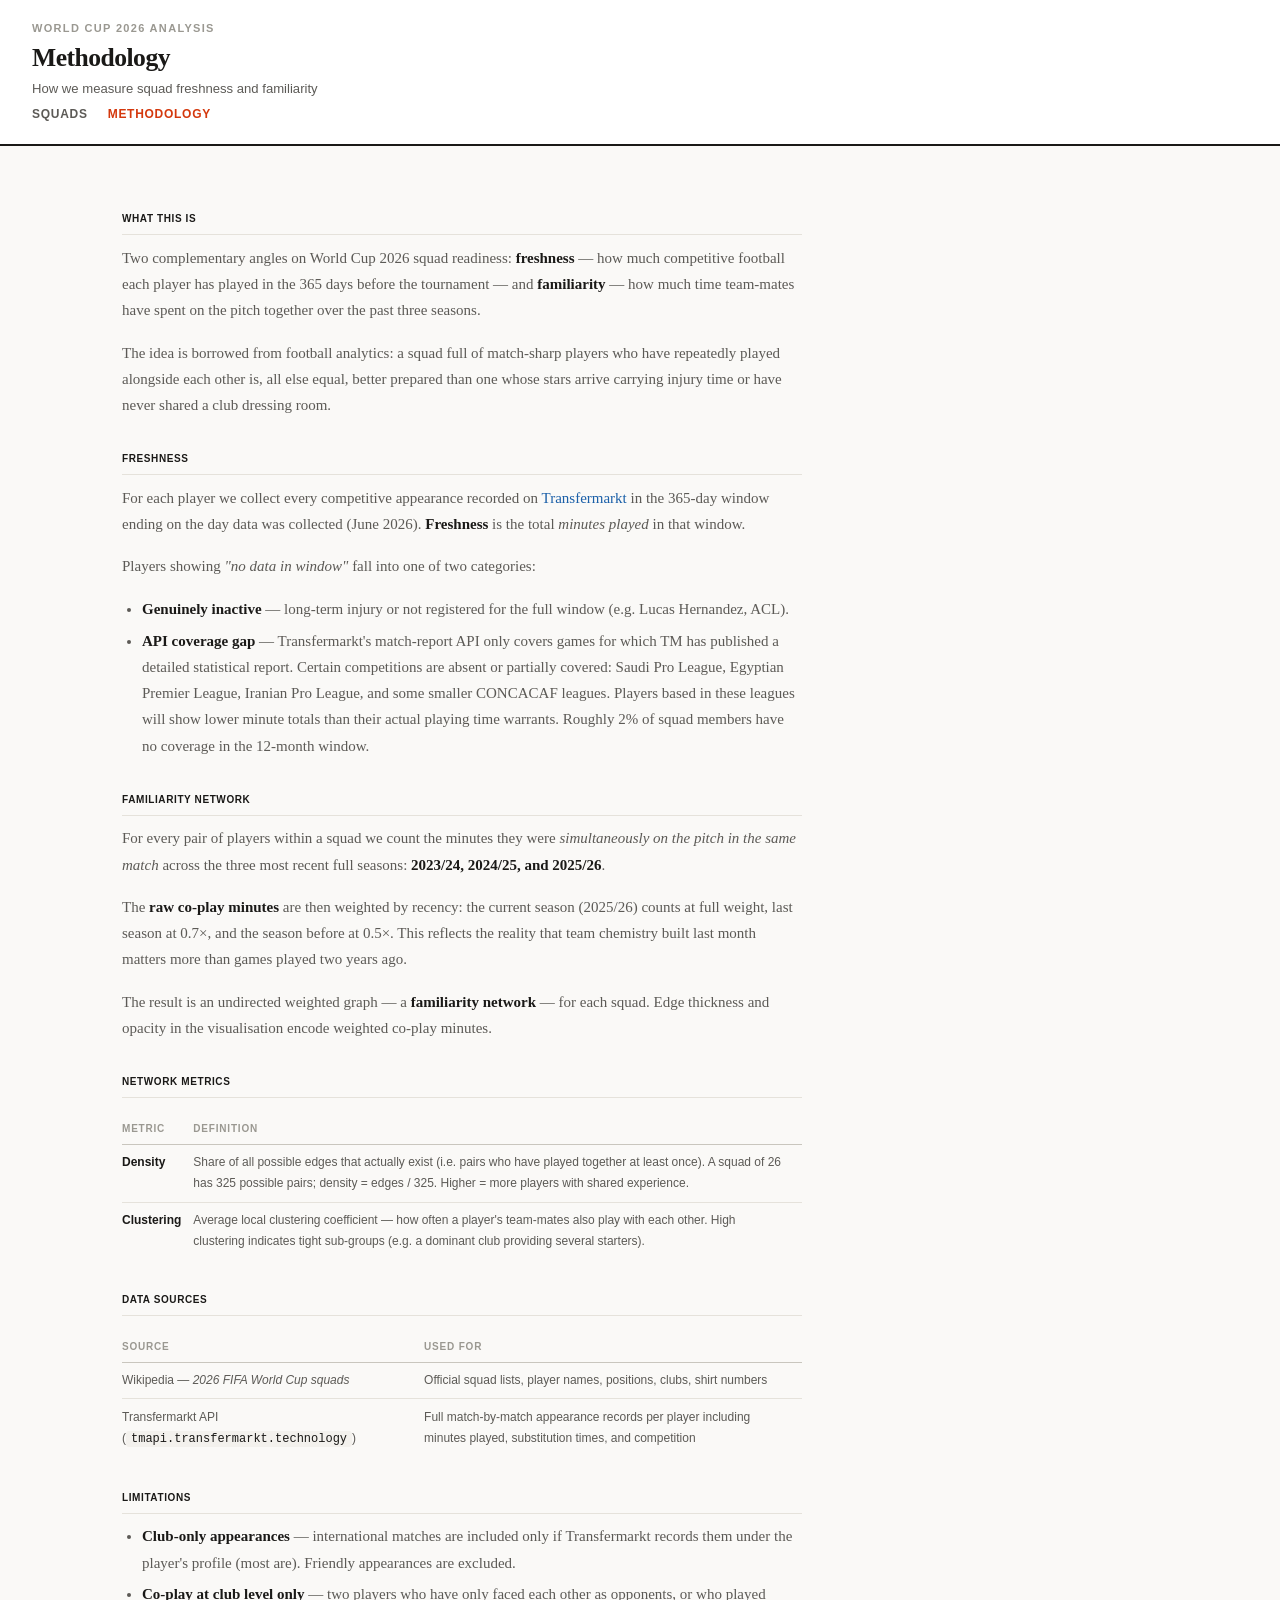
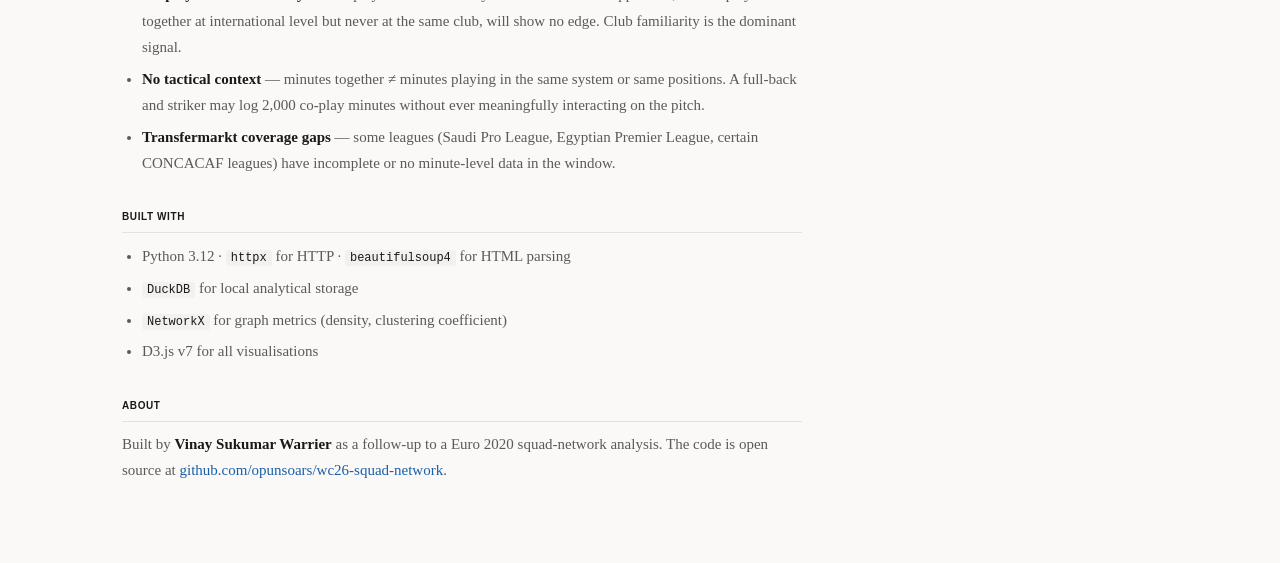
<file: site/about.html>
<!DOCTYPE html>
<html lang="en">
<head>
  <meta charset="UTF-8" />
  <meta name="viewport" content="width=device-width, initial-scale=1.0" />
  <title>Methodology — WC26 Squad Networks</title>
  <link rel="stylesheet" href="css/style.css" />
</head>
<body>
  <header>
    <div class="site-wordmark">World Cup 2026 Analysis</div>
    <h1>Methodology</h1>
    <p>How we measure squad freshness and familiarity</p>
    <nav>
      <a href="index.html">Squads</a>
      <a href="about.html" class="active">Methodology</a>
    </nav>
  </header>
  <main>
    <div class="prose">

      <h2>What this is</h2>
      <p>
        Two complementary angles on World Cup 2026 squad readiness: <strong>freshness</strong>
        — how much competitive football each player has played in the 365 days before the tournament —
        and <strong>familiarity</strong> — how much time team-mates have spent on the pitch together
        over the past three seasons.
      </p>
      <p>
        The idea is borrowed from football analytics: a squad full of match-sharp players who have
        repeatedly played alongside each other is, all else equal, better prepared than one whose
        stars arrive carrying injury time or have never shared a club dressing room.
      </p>

      <h2>Freshness</h2>
      <p>
        For each player we collect every competitive appearance recorded on
        <a href="https://www.transfermarkt.com" target="_blank">Transfermarkt</a> in the
        365-day window ending on the day data was collected (June 2026).
        <strong>Freshness</strong> is the total <em>minutes played</em> in that window.
      </p>
      <p>Players showing <em>"no data in window"</em> fall into one of two categories:</p>
      <ul>
        <li><strong>Genuinely inactive</strong> — long-term injury or not registered for the full
            window (e.g. Lucas Hernandez, ACL).</li>
        <li><strong>API coverage gap</strong> — Transfermarkt's match-report API only covers games
            for which TM has published a detailed statistical report. Certain competitions are
            absent or partially covered: Saudi Pro League, Egyptian Premier League, Iranian Pro
            League, and some smaller CONCACAF leagues. Players based in these leagues will show
            lower minute totals than their actual playing time warrants. Roughly 2% of squad
            members have no coverage in the 12-month window.</li>
      </ul>

      <h2>Familiarity network</h2>
      <p>
        For every pair of players within a squad we count the minutes they were
        <em>simultaneously on the pitch in the same match</em> across the three most recent
        full seasons: <strong>2023/24, 2024/25, and 2025/26</strong>.
      </p>
      <p>
        The <strong>raw co-play minutes</strong> are then weighted by recency: the current
        season (2025/26) counts at full weight, last season at 0.7×, and the season before
        at 0.5×. This reflects the reality that team chemistry built last month matters more
        than games played two years ago.
      </p>
      <p>
        The result is an undirected weighted graph — a <strong>familiarity network</strong>
        — for each squad. Edge thickness and opacity in the visualisation encode weighted
        co-play minutes.
      </p>

      <h2>Network metrics</h2>
      <table class="data-table">
        <thead>
          <tr><th>Metric</th><th>Definition</th></tr>
        </thead>
        <tbody>
          <tr>
            <td><strong>Density</strong></td>
            <td>
              Share of all possible edges that actually exist (i.e. pairs who have played
              together at least once). A squad of 26 has 325 possible pairs; density = edges / 325.
              Higher = more players with shared experience.
            </td>
          </tr>
          <tr>
            <td><strong>Clustering</strong></td>
            <td>
              Average local clustering coefficient — how often a player's team-mates also
              play with each other. High clustering indicates tight sub-groups (e.g. a
              dominant club providing several starters).
            </td>
          </tr>
        </tbody>
      </table>

      <h2>Data sources</h2>
      <table class="data-table">
        <thead>
          <tr><th>Source</th><th>Used for</th></tr>
        </thead>
        <tbody>
          <tr>
            <td>Wikipedia — <em>2026 FIFA World Cup squads</em></td>
            <td>Official squad lists, player names, positions, clubs, shirt numbers</td>
          </tr>
          <tr>
            <td>Transfermarkt API (<code>tmapi.transfermarkt.technology</code>)</td>
            <td>Full match-by-match appearance records per player including minutes played,
                substitution times, and competition</td>
          </tr>
        </tbody>
      </table>

      <h2>Limitations</h2>
      <ul>
        <li>
          <strong>Club-only appearances</strong> — international matches are included only
          if Transfermarkt records them under the player's profile (most are).
          Friendly appearances are excluded.
        </li>
        <li>
          <strong>Co-play at club level only</strong> — two players who have only faced each
          other as opponents, or who played together at international level but never at
          the same club, will show no edge. Club familiarity is the dominant signal.
        </li>
        <li>
          <strong>No tactical context</strong> — minutes together ≠ minutes playing in the
          same system or same positions. A full-back and striker may log 2,000 co-play minutes
          without ever meaningfully interacting on the pitch.
        </li>
        <li>
          <strong>Transfermarkt coverage gaps</strong> — some leagues (Saudi Pro League,
          Egyptian Premier League, certain CONCACAF leagues) have incomplete or no minute-level
          data in the window.
        </li>
      </ul>

      <h2>Built with</h2>
      <ul>
        <li>Python 3.12 · <code>httpx</code> for HTTP · <code>beautifulsoup4</code> for HTML parsing</li>
        <li><code>DuckDB</code> for local analytical storage</li>
        <li><code>NetworkX</code> for graph metrics (density, clustering coefficient)</li>
        <li>D3.js v7 for all visualisations</li>
      </ul>

      <h2>About</h2>
      <p>
        Built by <strong>Vinay Sukumar Warrier</strong> as a follow-up to a
        Euro 2020 squad-network analysis. The code is open source at
        <a href="https://github.com/opunsoars/wc26-squad-network" target="_blank">github.com/opunsoars/wc26-squad-network</a>.
      </p>

    </div>
  </main>
</body>
</html>
</file>
<file: site/css/style.css>
*, *::before, *::after { box-sizing: border-box; margin: 0; padding: 0; }

:root {
  --bg: #faf9f7;
  --surface: #ffffff;
  --surface-alt: #f3f1ed;
  --border: #e5e2db;
  --border-strong: #c9c6be;
  --text-primary: #1a1917;
  --text-secondary: #5c5a56;
  --text-muted: #9a9891;
  --accent: #d4380d;
  --accent-light: #fff1ed;
  --link: #1a5fa8;
  --gk: #d48b07;
  --df: #1a5fa8;
  --mf: #2d7a3f;
  --fw: #c0362c;
}

body {
  font-family: "Georgia", "Times New Roman", serif;
  background: var(--bg);
  color: var(--text-primary);
  line-height: 1.6;
  font-size: 15px;
}

a { color: var(--link); text-decoration: none; }
a:hover { text-decoration: underline; }

/* ── Header ─────────────────────────────────────────────────────────────────── */
header {
  padding: 1.25rem 2rem;
  border-bottom: 2px solid var(--text-primary);
  background: var(--surface);
}
.site-wordmark {
  font-size: 11px;
  font-family: -apple-system, BlinkMacSystemFont, "Segoe UI", sans-serif;
  font-weight: 700;
  letter-spacing: 0.12em;
  text-transform: uppercase;
  color: var(--text-muted);
  margin-bottom: 0.35rem;
}
header h1 {
  font-size: 1.6rem;
  font-weight: 700;
  letter-spacing: -0.02em;
  line-height: 1.2;
  color: var(--text-primary);
}
header p {
  font-family: -apple-system, BlinkMacSystemFont, "Segoe UI", sans-serif;
  color: var(--text-secondary);
  font-size: 0.82rem;
  margin-top: 0.25rem;
}
header strong { color: var(--text-primary); font-weight: 600; }

/* ── Layout ─────────────────────────────────────────────────────────────────── */
main { max-width: 1100px; margin: 0 auto; padding: 2rem 2rem 4rem; }

.section-label {
  font-family: -apple-system, BlinkMacSystemFont, "Segoe UI", sans-serif;
  font-size: 10px;
  font-weight: 700;
  letter-spacing: 0.12em;
  text-transform: uppercase;
  color: var(--text-muted);
  margin-bottom: 0.5rem;
}

.section-title {
  font-size: 1.05rem;
  font-weight: 700;
  margin-bottom: 1.25rem;
  color: var(--text-primary);
  font-family: -apple-system, BlinkMacSystemFont, "Segoe UI", sans-serif;
  border-bottom: 1px solid var(--border);
  padding-bottom: 0.6rem;
}

.chart-container {
  background: var(--surface);
  border: 1px solid var(--border);
  border-radius: 4px;
  padding: 1.5rem;
  margin-bottom: 1.75rem;
}

/* ── Axes ───────────────────────────────────────────────────────────────────── */
.axis text {
  fill: var(--text-secondary);
  font-size: 11px;
  font-family: -apple-system, BlinkMacSystemFont, "Segoe UI", sans-serif;
}
.axis path, .axis line { stroke: var(--border); }
.grid line { stroke: var(--border); stroke-dasharray: 2,3; }

/* ── Back link ──────────────────────────────────────────────────────────────── */
.back-link {
  display: inline-flex;
  align-items: center;
  gap: 0.3rem;
  margin-bottom: 1.5rem;
  color: var(--text-secondary);
  font-size: 0.82rem;
  font-family: -apple-system, BlinkMacSystemFont, "Segoe UI", sans-serif;
  font-weight: 500;
  letter-spacing: 0.02em;
  transition: color 0.12s;
}
.back-link:hover { color: var(--text-primary); text-decoration: none; }

/* ── Squad grid cards ───────────────────────────────────────────────────────── */
.squad-grid {
  display: grid;
  grid-template-columns: repeat(auto-fill, minmax(180px, 1fr));
  gap: 1px;
  border: 1px solid var(--border);
  border-radius: 4px;
  overflow: hidden;
  background: var(--border);
}

.squad-card {
  background: var(--surface);
  padding: 0.85rem 1rem;
  cursor: pointer;
  transition: background 0.1s;
  display: flex;
  flex-direction: column;
  gap: 0.4rem;
}
.squad-card:hover { background: var(--accent-light); }

.card-rank {
  font-family: -apple-system, BlinkMacSystemFont, "Segoe UI", sans-serif;
  font-size: 10px;
  font-weight: 700;
  letter-spacing: 0.08em;
  color: var(--text-muted);
}
.card-flag {
  font-size: 1.1rem;
  line-height: 1;
}
.card-name {
  font-family: -apple-system, BlinkMacSystemFont, "Segoe UI", sans-serif;
  font-weight: 700;
  font-size: 0.82rem;
  color: var(--text-primary);
  line-height: 1.25;
}
.card-bar-bg {
  height: 3px;
  background: var(--border);
  border-radius: 0;
}
.card-bar-fill {
  height: 100%;
  background: var(--accent);
}
.card-stats {
  display: flex;
  justify-content: space-between;
  font-family: -apple-system, BlinkMacSystemFont, "Segoe UI", sans-serif;
  font-size: 10px;
  color: var(--text-muted);
}

/* ── Network SVG ────────────────────────────────────────────────────────────── */
.network-svg {
  width: 100%;
  display: block;
}
.network-svg .node text {
  pointer-events: none;
}

/* ── Freshness bars SVG ─────────────────────────────────────────────────────── */
#freshness-bars { display: block; width: 100%; overflow: visible; }

/* ── Position legend dots ───────────────────────────────────────────────────── */
.pos-gk { fill: var(--gk); }
.pos-df { fill: var(--df); }
.pos-mf { fill: var(--mf); }
.pos-fw { fill: var(--fw); }

/* ── Nav / About page ───────────────────────────────────────────────────────── */
nav {
  font-family: -apple-system, BlinkMacSystemFont, "Segoe UI", sans-serif;
  font-size: 12px;
  font-weight: 600;
  letter-spacing: 0.06em;
  text-transform: uppercase;
  margin-top: 0.4rem;
  display: flex;
  gap: 1.25rem;
}
nav a { color: var(--text-secondary); }
nav a:hover, nav a.active { color: var(--accent); text-decoration: none; }

.prose {
  font-size: 15px;
  line-height: 1.75;
  max-width: 680px;
}
.prose h2 {
  font-family: -apple-system, BlinkMacSystemFont, "Segoe UI", sans-serif;
  font-size: 1rem;
  font-weight: 700;
  margin: 2rem 0 0.6rem;
  color: var(--text-primary);
  text-transform: uppercase;
  letter-spacing: 0.06em;
  font-size: 10px;
  border-bottom: 1px solid var(--border);
  padding-bottom: 0.4rem;
}
.prose p { margin-bottom: 1rem; color: var(--text-secondary); }
.prose strong { color: var(--text-primary); font-weight: 700; }
.prose ul { margin: 0 0 1rem 1.25rem; color: var(--text-secondary); }
.prose li { margin-bottom: 0.35rem; }
.prose code {
  font-family: "SF Mono", "Fira Code", monospace;
  font-size: 12px;
  background: var(--surface-alt);
  padding: 1px 5px;
  border-radius: 3px;
  color: var(--text-primary);
}

/* ── Tooltip override for network ───────────────────────────────────────────── */
#network-tooltip {
  font-family: -apple-system, BlinkMacSystemFont, "Segoe UI", sans-serif !important;
  font-size: 12px !important;
  background: var(--surface) !important;
  border: 1px solid var(--border-strong) !important;
  border-radius: 3px !important;
  color: var(--text-primary) !important;
  box-shadow: 0 2px 8px rgba(0,0,0,0.12) !important;
}

/* ── Striped table for about/methodology ────────────────────────────────────── */
.data-table {
  font-family: -apple-system, BlinkMacSystemFont, "Segoe UI", sans-serif;
  font-size: 12px;
  width: 100%;
  border-collapse: collapse;
  margin: 1rem 0;
}
.data-table th {
  text-align: left;
  font-weight: 700;
  font-size: 10px;
  letter-spacing: 0.08em;
  text-transform: uppercase;
  color: var(--text-muted);
  border-bottom: 1px solid var(--border-strong);
  padding: 0.4rem 0.75rem 0.4rem 0;
}
.data-table td {
  padding: 0.45rem 0.75rem 0.45rem 0;
  border-bottom: 1px solid var(--border);
  color: var(--text-secondary);
  vertical-align: top;
}
.data-table tr:last-child td { border-bottom: none; }
</file>
